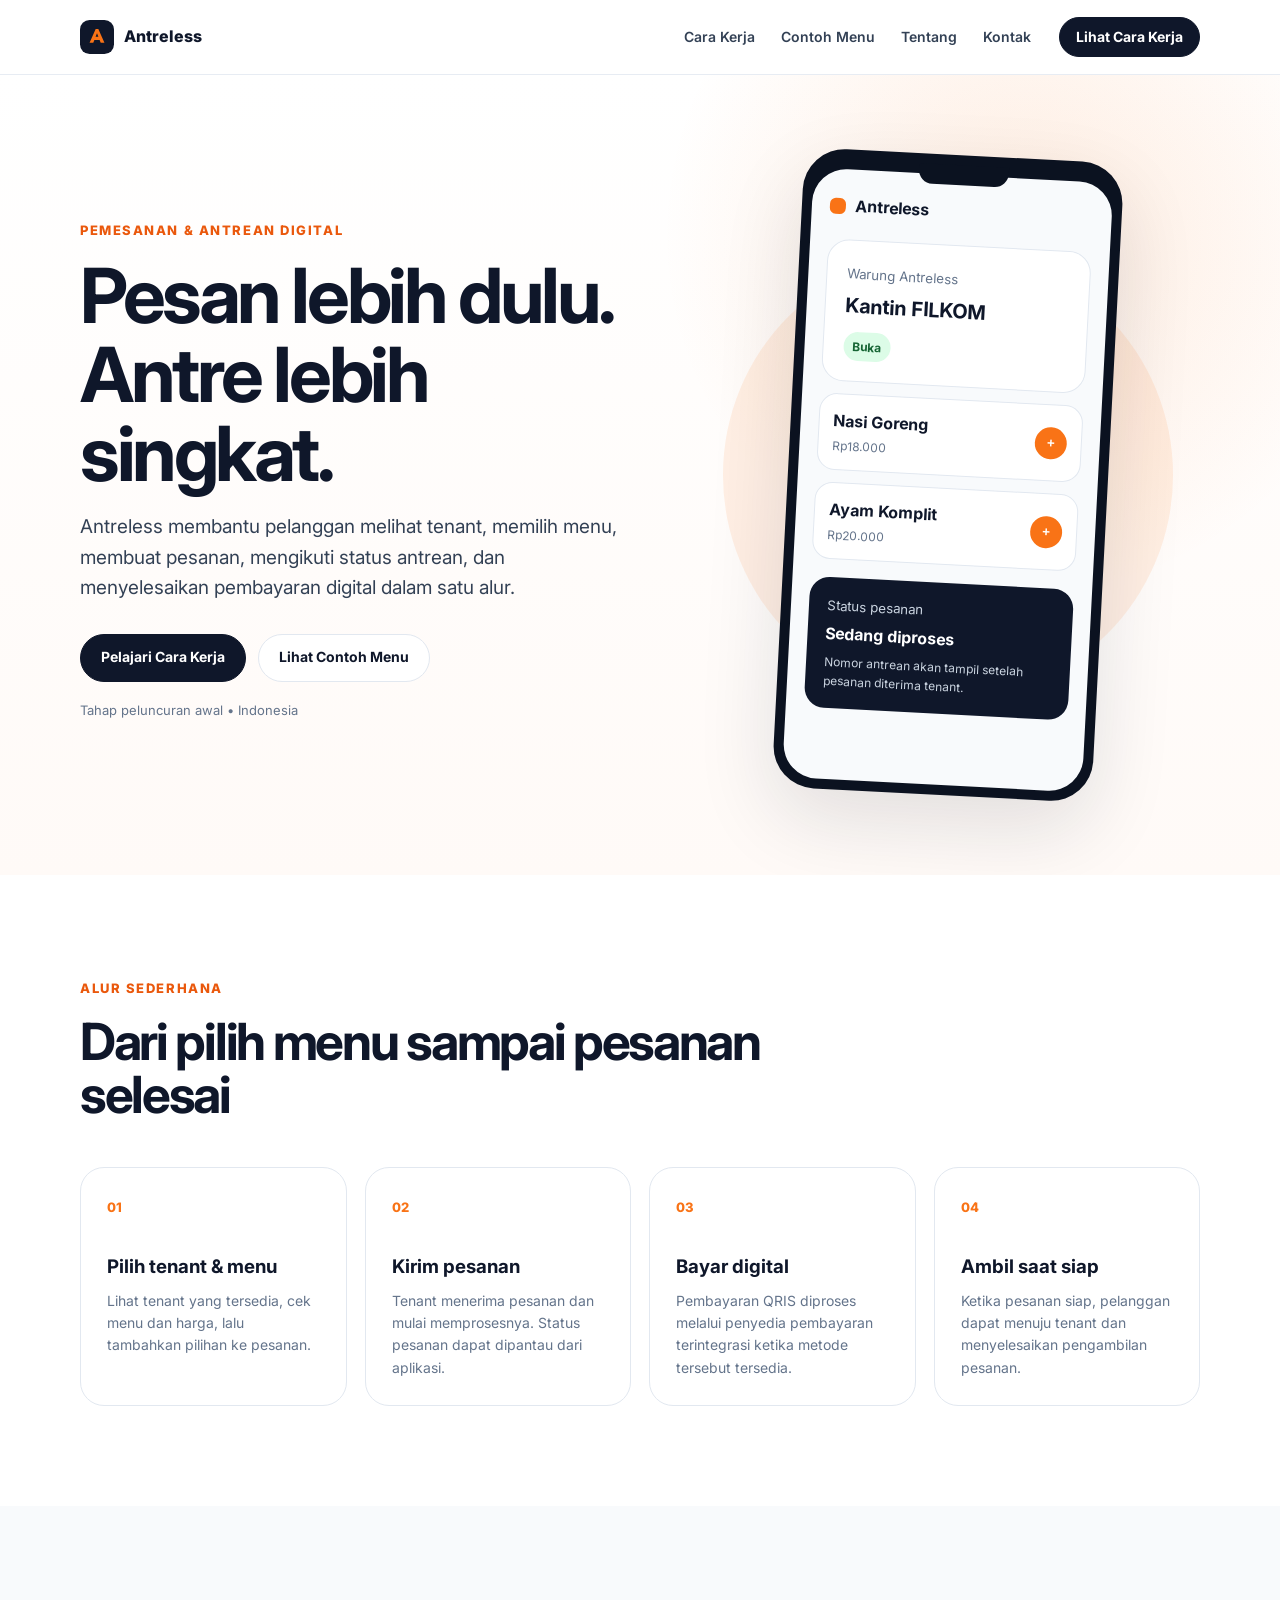
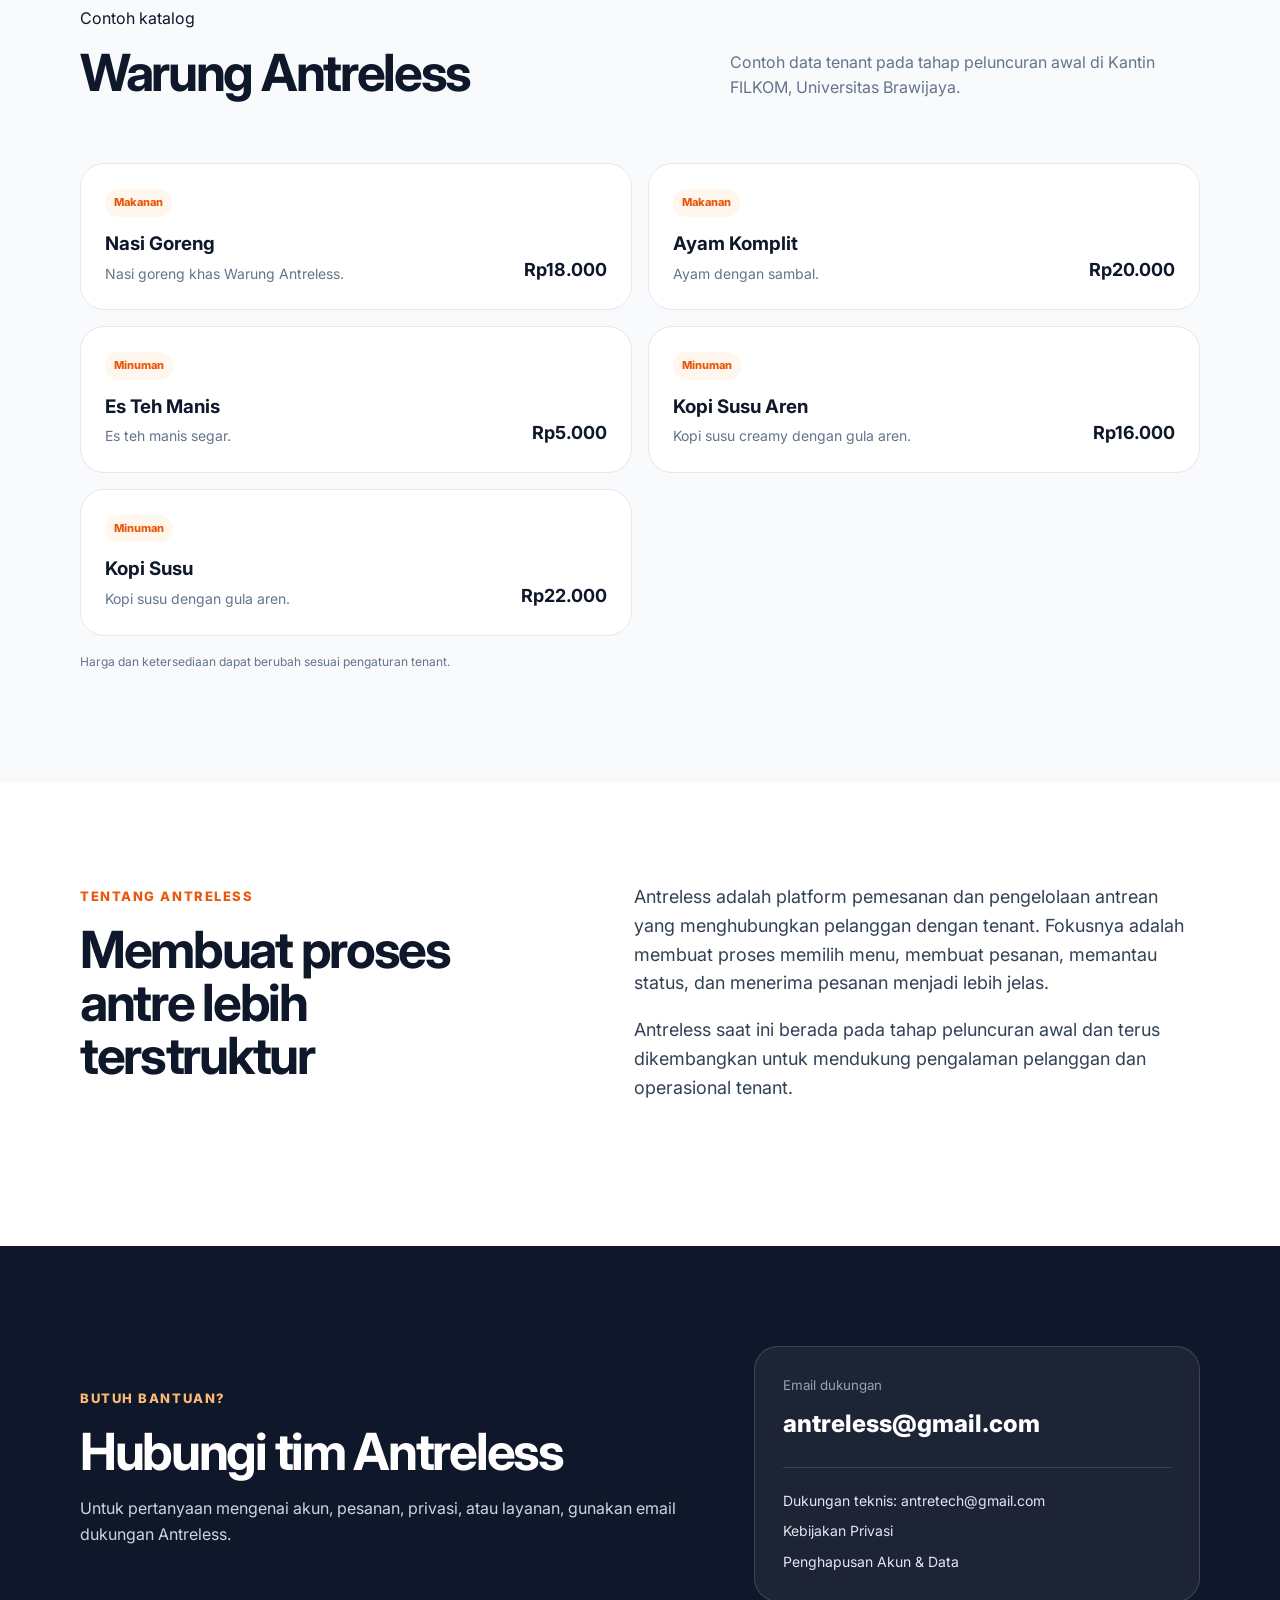
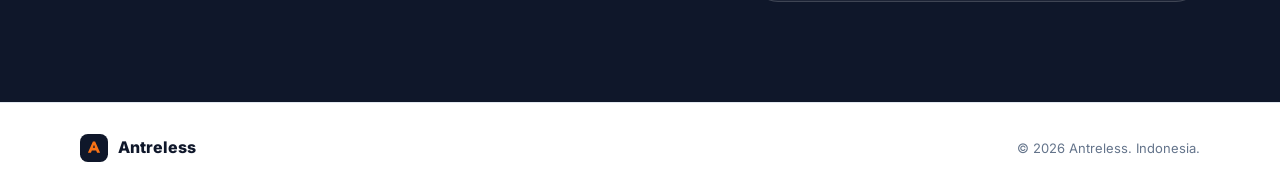
<file: index.html>
<!doctype html>
<html lang="id">
<head>
  <meta charset="utf-8">
  <meta name="viewport" content="width=device-width, initial-scale=1">
  <title>Antreless — Pesan, Antre, Ambil Lebih Praktis</title>
  <meta name="description" content="Antreless membantu pelanggan memesan, mengikuti antrean, dan melakukan pembayaran digital pada tenant makanan dan minuman.">
  <meta name="theme-color" content="#0f172a">
  <link rel="icon" href="/assets/logo.svg" type="image/svg+xml">
  <link rel="stylesheet" href="/assets/styles.css">
</head>
<body>
<header class="site-header">
  <div class="container nav">
    <a class="brand" href="/"><img src="/assets/logo.svg" alt="" width="34" height="34"><span>Antreless</span></a>
    <nav class="nav-links">
      <a href="#cara-kerja">Cara Kerja</a>
      <a href="#demo">Contoh Menu</a>
      <a href="#tentang">Tentang</a>
      <a href="#kontak">Kontak</a>
    </nav>
    <a class="button button-small" href="#cara-kerja">Lihat Cara Kerja</a>
  </div>
</header>

<main>
<section class="hero">
  <div class="container hero-grid">
    <div class="hero-copy">
      <div class="eyebrow">Pemesanan & antrean digital</div>
      <h1>Pesan lebih dulu.<br>Antre lebih singkat.</h1>
      <p class="lead">Antreless membantu pelanggan melihat tenant, memilih menu, membuat pesanan, mengikuti status antrean, dan menyelesaikan pembayaran digital dalam satu alur.</p>
      <div class="hero-actions">
        <a class="button" href="#cara-kerja">Pelajari Cara Kerja</a>
        <a class="button button-secondary" href="#demo">Lihat Contoh Menu</a>
      </div>
      <p class="microcopy">Tahap peluncuran awal • Indonesia</p>
    </div>

    <div class="phone-wrap">
      <div class="phone">
        <div class="phone-top"></div>
        <div class="phone-screen">
          <div class="app-head"><span class="app-logo-dot"></span><strong>Antreless</strong></div>
          <div class="app-card">
            <small>Warung Antreless</small>
            <h3>Kantin FILKOM</h3>
            <span class="status">Buka</span>
          </div>
          <div class="menu-row"><div><strong>Nasi Goreng</strong><span>Rp18.000</span></div><button>+</button></div>
          <div class="menu-row"><div><strong>Ayam Komplit</strong><span>Rp20.000</span></div><button>+</button></div>
          <div class="queue-card">
            <small>Status pesanan</small>
            <strong>Sedang diproses</strong>
            <span>Nomor antrean akan tampil setelah pesanan diterima tenant.</span>
          </div>
        </div>
      </div>
    </div>
  </div>
</section>

<section class="section" id="cara-kerja">
  <div class="container">
    <div class="section-heading"><span>Alur sederhana</span><h2>Dari pilih menu sampai pesanan selesai</h2></div>
    <div class="steps">
      <article class="step"><span class="step-number">01</span><h3>Pilih tenant & menu</h3><p>Lihat tenant yang tersedia, cek menu dan harga, lalu tambahkan pilihan ke pesanan.</p></article>
      <article class="step"><span class="step-number">02</span><h3>Kirim pesanan</h3><p>Tenant menerima pesanan dan mulai memprosesnya. Status pesanan dapat dipantau dari aplikasi.</p></article>
      <article class="step"><span class="step-number">03</span><h3>Bayar digital</h3><p>Pembayaran QRIS diproses melalui penyedia pembayaran terintegrasi ketika metode tersebut tersedia.</p></article>
      <article class="step"><span class="step-number">04</span><h3>Ambil saat siap</h3><p>Ketika pesanan siap, pelanggan dapat menuju tenant dan menyelesaikan pengambilan pesanan.</p></article>
    </div>
  </div>
</section>

<section class="section section-soft" id="demo">
  <div class="container">
    <div class="section-heading split-heading">
      <div><span>Contoh katalog</span><h2>Warung Antreless</h2></div>
      <p>Contoh data tenant pada tahap peluncuran awal di Kantin FILKOM, Universitas Brawijaya.</p>
    </div>
    <div class="menu-grid">
      <article class="menu-card"><div><span class="pill">Makanan</span><h3>Nasi Goreng</h3><p>Nasi goreng khas Warung Antreless.</p></div><strong>Rp18.000</strong></article>
      <article class="menu-card"><div><span class="pill">Makanan</span><h3>Ayam Komplit</h3><p>Ayam dengan sambal.</p></div><strong>Rp20.000</strong></article>
      <article class="menu-card"><div><span class="pill">Minuman</span><h3>Es Teh Manis</h3><p>Es teh manis segar.</p></div><strong>Rp5.000</strong></article>
      <article class="menu-card"><div><span class="pill">Minuman</span><h3>Kopi Susu Aren</h3><p>Kopi susu creamy dengan gula aren.</p></div><strong>Rp16.000</strong></article>
      <article class="menu-card"><div><span class="pill">Minuman</span><h3>Kopi Susu</h3><p>Kopi susu dengan gula aren.</p></div><strong>Rp22.000</strong></article>
    </div>
    <p class="disclaimer">Harga dan ketersediaan dapat berubah sesuai pengaturan tenant.</p>
  </div>
</section>

<section class="section" id="tentang">
  <div class="container about-grid">
    <div class="section-heading"><span>Tentang Antreless</span><h2>Membuat proses antre lebih terstruktur</h2></div>
    <div class="about-copy">
      <p>Antreless adalah platform pemesanan dan pengelolaan antrean yang menghubungkan pelanggan dengan tenant. Fokusnya adalah membuat proses memilih menu, membuat pesanan, memantau status, dan menerima pesanan menjadi lebih jelas.</p>
      <p>Antreless saat ini berada pada tahap peluncuran awal dan terus dikembangkan untuk mendukung pengalaman pelanggan dan operasional tenant.</p>
    </div>
  </div>
</section>

<section class="section section-dark" id="kontak">
  <div class="container contact-grid">
    <div><span class="eyebrow eyebrow-light">Butuh bantuan?</span><h2>Hubungi tim Antreless</h2><p>Untuk pertanyaan mengenai akun, pesanan, privasi, atau layanan, gunakan email dukungan Antreless.</p></div>
    <div class="contact-card">
      <small>Email dukungan</small>
      <a href="mailto:antreless@gmail.com">antreless@gmail.com</a>
      <div class="legal-links">
        <a href="mailto:antretech@gmail.com">Dukungan teknis: antretech@gmail.com</a>
        <a href="/privacy.html">Kebijakan Privasi</a>
        <a href="/account-deletion.html">Penghapusan Akun & Data</a>
      </div>
    </div>
  </div>
</section>
</main>

<footer>
  <div class="container footer-row">
    <div class="brand"><img src="/assets/logo.svg" alt="" width="28" height="28"><span>Antreless</span></div>
    <p>© <span id="year"></span> Antreless. Indonesia.</p>
  </div>
</footer>
<script src="/assets/app.js"></script>
</body>
</html>
</file>
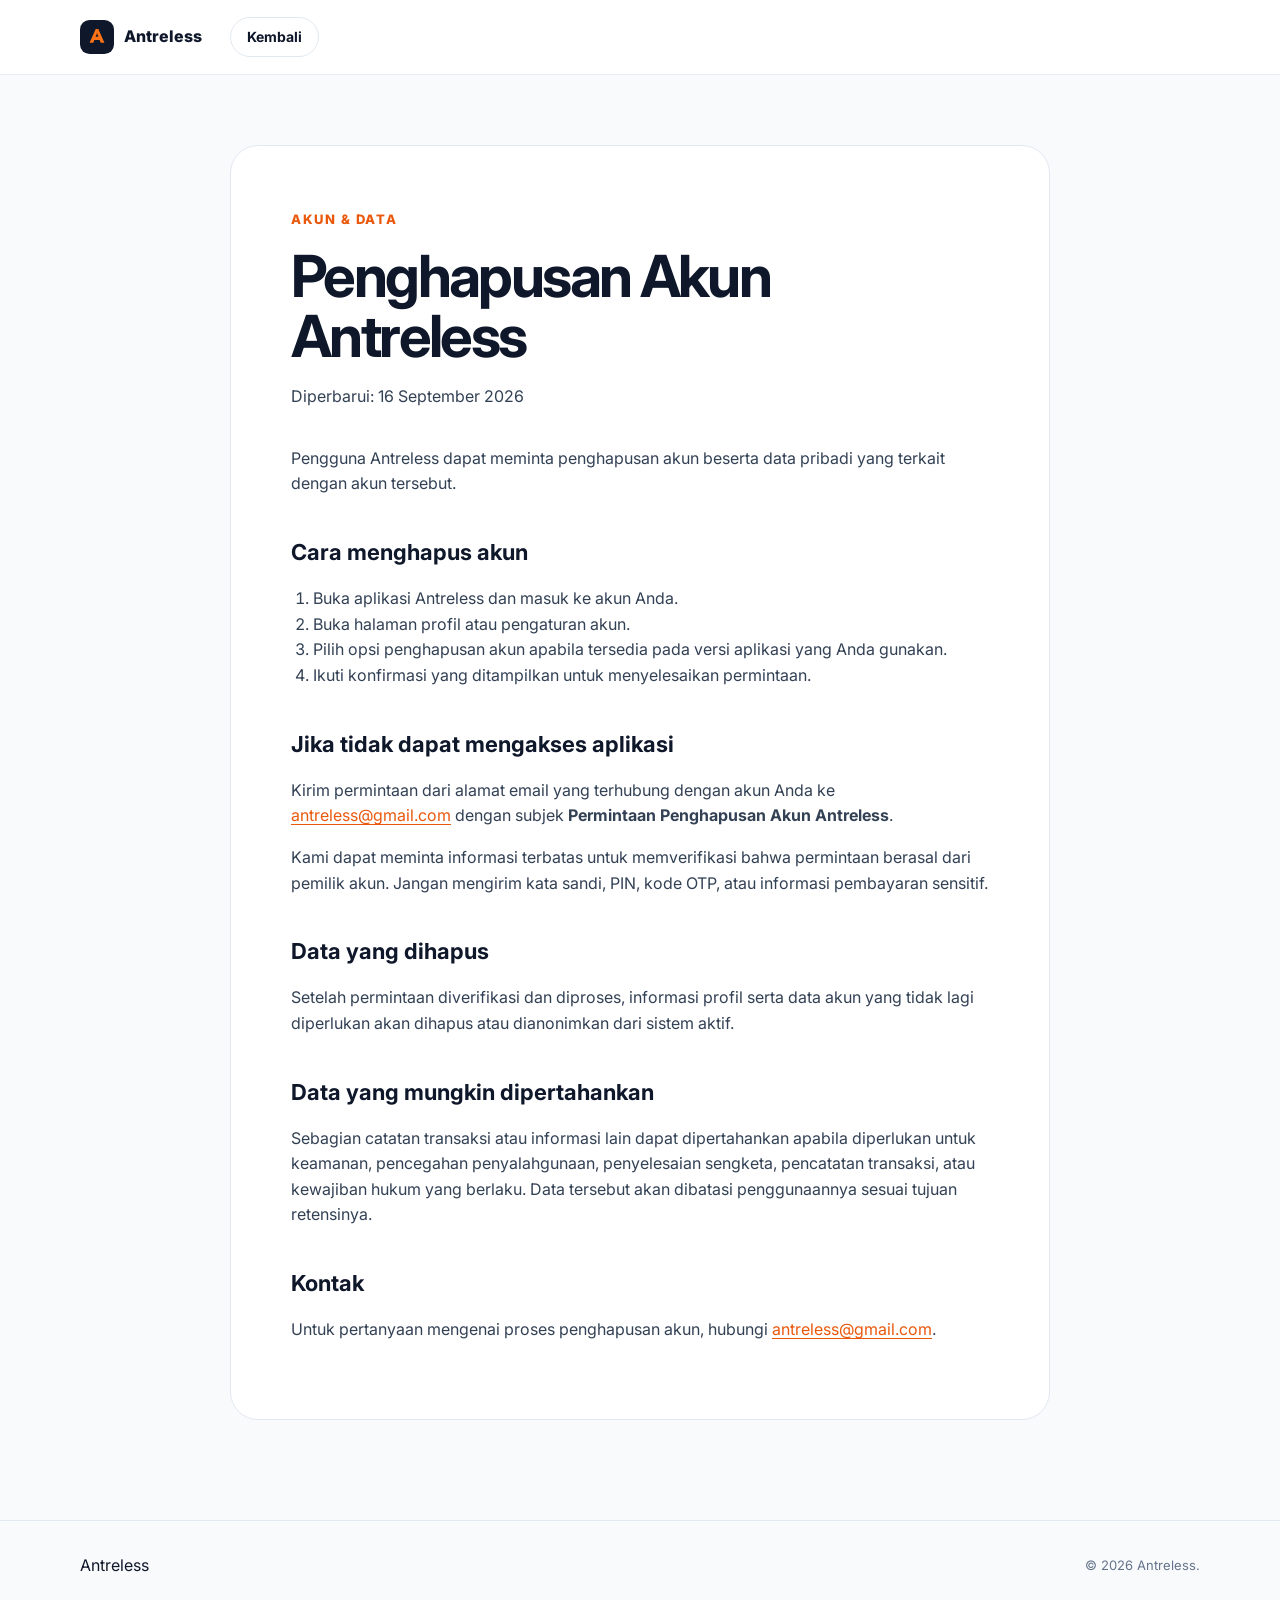
<file: account-deletion.html>
<!doctype html>
<html lang="id">
<head>
  <meta charset="utf-8">
  <meta name="viewport" content="width=device-width, initial-scale=1">
  <title>Penghapusan Akun & Data — Antreless</title>
  <meta name="description" content="Petunjuk penghapusan akun dan data Antreless.">
  <link rel="icon" href="/assets/logo.svg" type="image/svg+xml">
  <link rel="stylesheet" href="/assets/styles.css">
</head>
<body class="legal-page">
<header class="site-header"><div class="container nav"><a class="brand" href="/"><img src="/assets/logo.svg" alt="" width="34" height="34"><span>Antreless</span></a><a class="button button-small button-secondary" href="/">Kembali</a></div></header>
<main class="legal-main">
<article class="container legal-content">
  <span class="eyebrow">Akun & data</span>
  <h1>Penghapusan Akun Antreless</h1>
  <p class="legal-date">Diperbarui: 16 September 2026</p>
  <p>Pengguna Antreless dapat meminta penghapusan akun beserta data pribadi yang terkait dengan akun tersebut.</p>

  <h2>Cara menghapus akun</h2>
  <ol>
    <li>Buka aplikasi Antreless dan masuk ke akun Anda.</li>
    <li>Buka halaman profil atau pengaturan akun.</li>
    <li>Pilih opsi penghapusan akun apabila tersedia pada versi aplikasi yang Anda gunakan.</li>
    <li>Ikuti konfirmasi yang ditampilkan untuk menyelesaikan permintaan.</li>
  </ol>

  <h2>Jika tidak dapat mengakses aplikasi</h2>
  <p>Kirim permintaan dari alamat email yang terhubung dengan akun Anda ke <a href="mailto:antreless@gmail.com?subject=Permintaan%20Penghapusan%20Akun%20Antreless">antreless@gmail.com</a> dengan subjek <strong>Permintaan Penghapusan Akun Antreless</strong>.</p>
  <p>Kami dapat meminta informasi terbatas untuk memverifikasi bahwa permintaan berasal dari pemilik akun. Jangan mengirim kata sandi, PIN, kode OTP, atau informasi pembayaran sensitif.</p>

  <h2>Data yang dihapus</h2>
  <p>Setelah permintaan diverifikasi dan diproses, informasi profil serta data akun yang tidak lagi diperlukan akan dihapus atau dianonimkan dari sistem aktif.</p>

  <h2>Data yang mungkin dipertahankan</h2>
  <p>Sebagian catatan transaksi atau informasi lain dapat dipertahankan apabila diperlukan untuk keamanan, pencegahan penyalahgunaan, penyelesaian sengketa, pencatatan transaksi, atau kewajiban hukum yang berlaku. Data tersebut akan dibatasi penggunaannya sesuai tujuan retensinya.</p>

  <h2>Kontak</h2>
  <p>Untuk pertanyaan mengenai proses penghapusan akun, hubungi <a href="mailto:antreless@gmail.com">antreless@gmail.com</a>.</p>
</article>
</main>
<footer><div class="container footer-row"><a href="/">Antreless</a><p>© <span id="year"></span> Antreless.</p></div></footer>
<script src="/assets/app.js"></script>
</body>
</html>
</file>
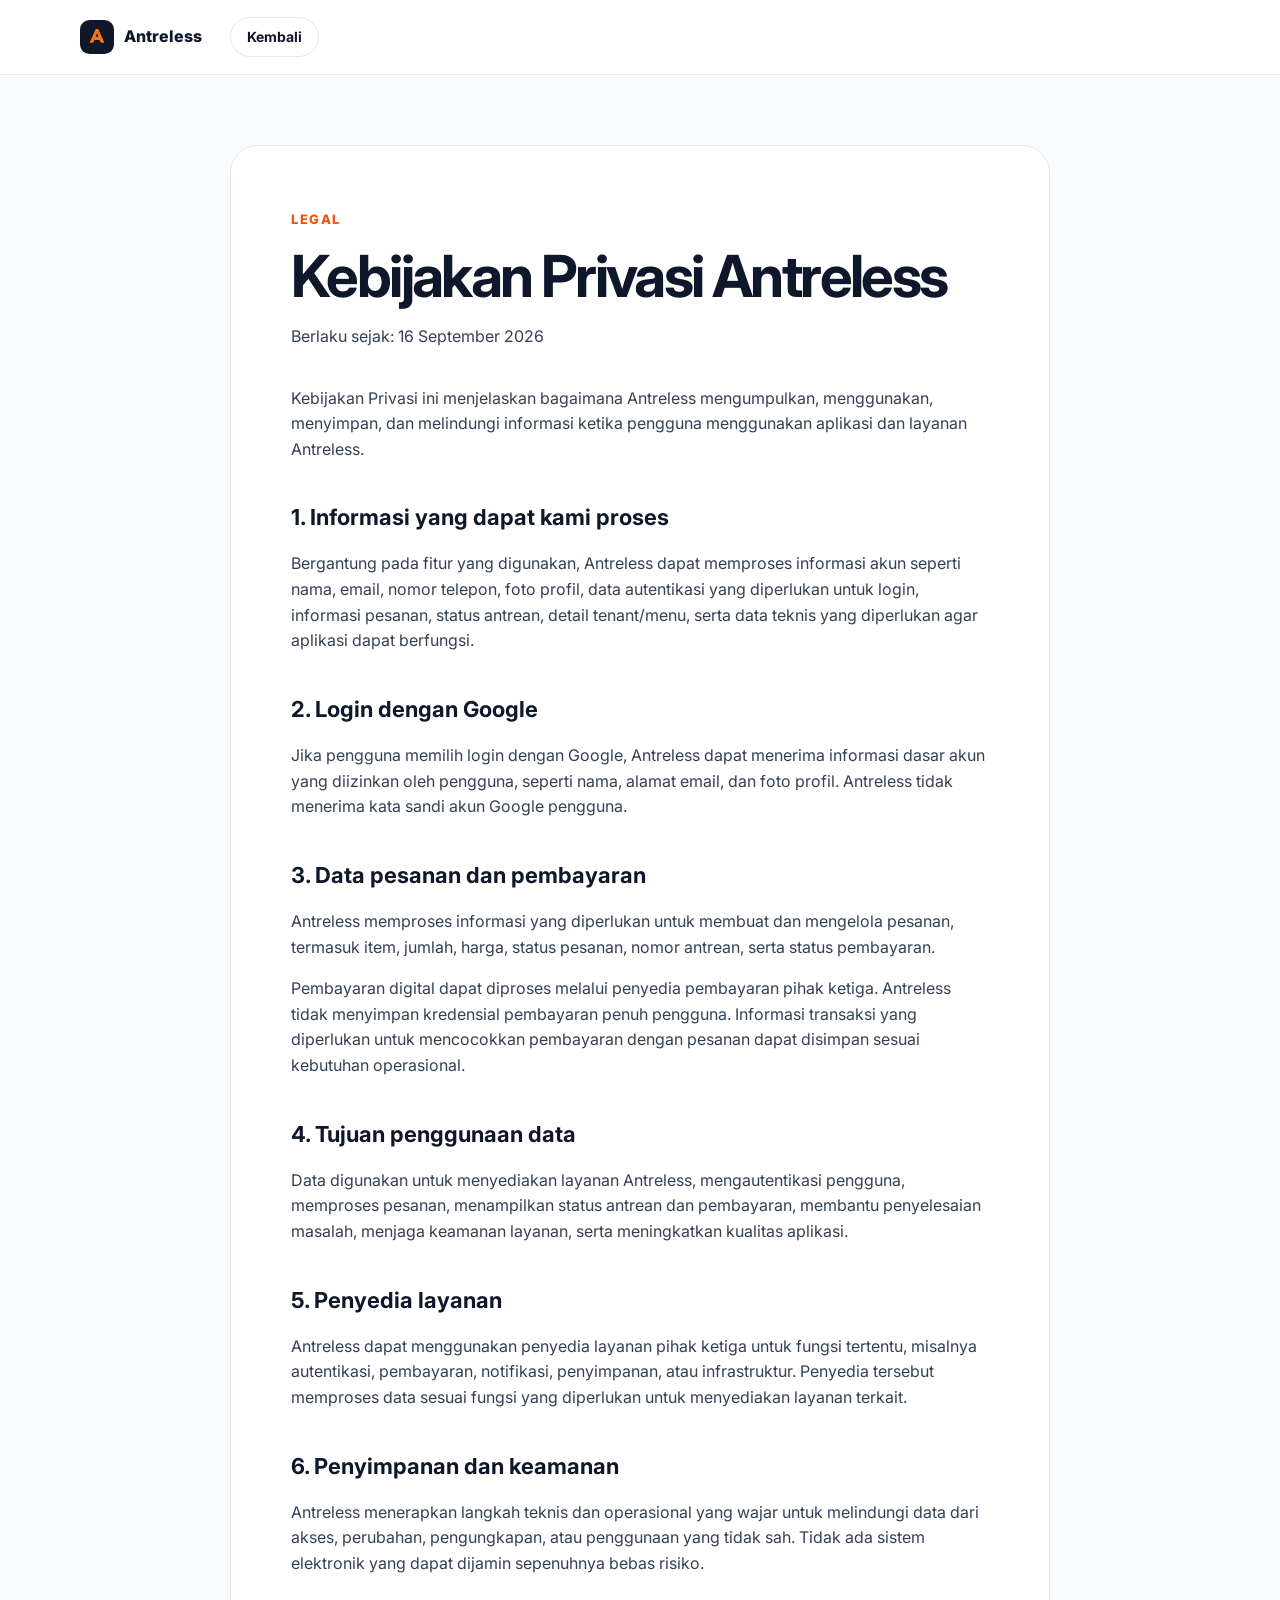
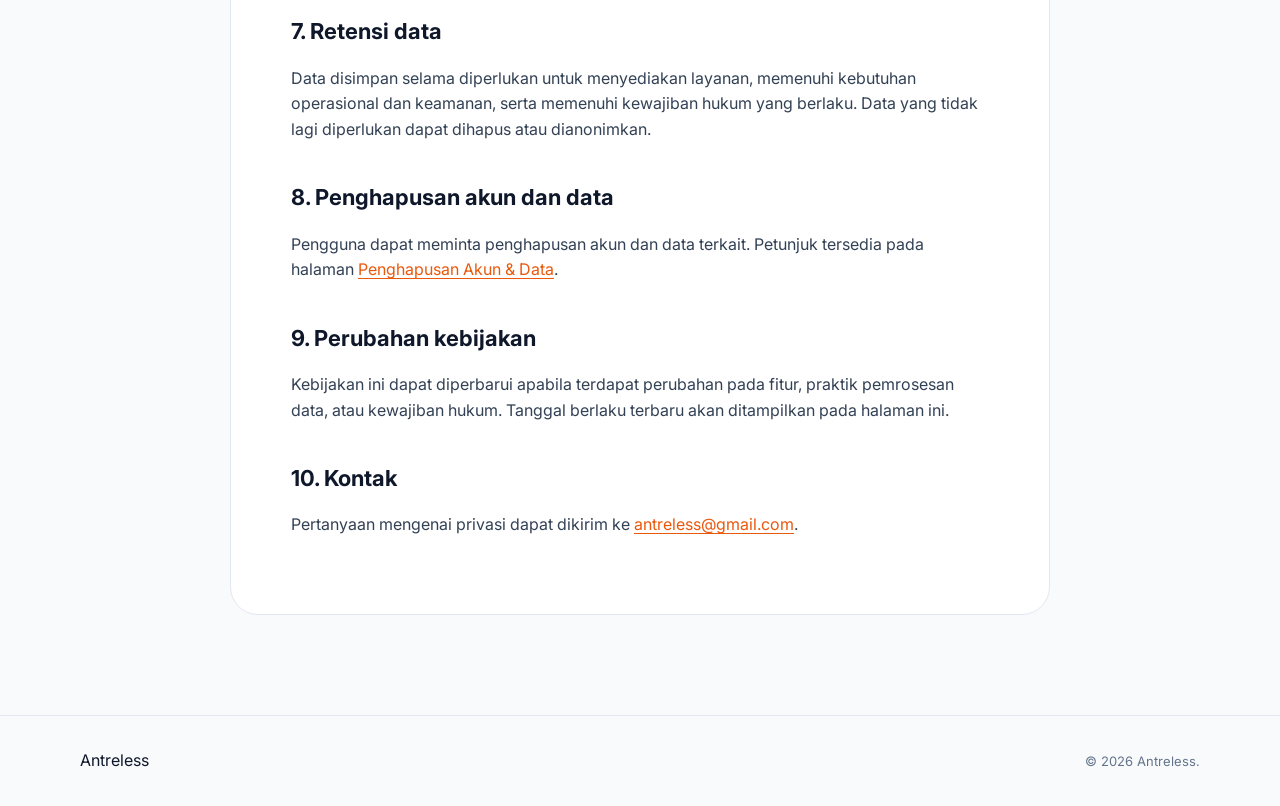
<file: privacy.html>
<!doctype html>
<html lang="id">
<head>
  <meta charset="utf-8">
  <meta name="viewport" content="width=device-width, initial-scale=1">
  <title>Kebijakan Privasi — Antreless</title>
  <meta name="description" content="Kebijakan Privasi Antreless.">
  <link rel="icon" href="/assets/logo.svg" type="image/svg+xml">
  <link rel="stylesheet" href="/assets/styles.css">
</head>
<body class="legal-page">
<header class="site-header"><div class="container nav"><a class="brand" href="/"><img src="/assets/logo.svg" alt="" width="34" height="34"><span>Antreless</span></a><a class="button button-small button-secondary" href="/">Kembali</a></div></header>
<main class="legal-main">
<article class="container legal-content">
  <span class="eyebrow">Legal</span>
  <h1>Kebijakan Privasi Antreless</h1>
  <p class="legal-date">Berlaku sejak: 16 September 2026</p>
  <p>Kebijakan Privasi ini menjelaskan bagaimana Antreless mengumpulkan, menggunakan, menyimpan, dan melindungi informasi ketika pengguna menggunakan aplikasi dan layanan Antreless.</p>

  <h2>1. Informasi yang dapat kami proses</h2>
  <p>Bergantung pada fitur yang digunakan, Antreless dapat memproses informasi akun seperti nama, email, nomor telepon, foto profil, data autentikasi yang diperlukan untuk login, informasi pesanan, status antrean, detail tenant/menu, serta data teknis yang diperlukan agar aplikasi dapat berfungsi.</p>

  <h2>2. Login dengan Google</h2>
  <p>Jika pengguna memilih login dengan Google, Antreless dapat menerima informasi dasar akun yang diizinkan oleh pengguna, seperti nama, alamat email, dan foto profil. Antreless tidak menerima kata sandi akun Google pengguna.</p>

  <h2>3. Data pesanan dan pembayaran</h2>
  <p>Antreless memproses informasi yang diperlukan untuk membuat dan mengelola pesanan, termasuk item, jumlah, harga, status pesanan, nomor antrean, serta status pembayaran.</p>
  <p>Pembayaran digital dapat diproses melalui penyedia pembayaran pihak ketiga. Antreless tidak menyimpan kredensial pembayaran penuh pengguna. Informasi transaksi yang diperlukan untuk mencocokkan pembayaran dengan pesanan dapat disimpan sesuai kebutuhan operasional.</p>

  <h2>4. Tujuan penggunaan data</h2>
  <p>Data digunakan untuk menyediakan layanan Antreless, mengautentikasi pengguna, memproses pesanan, menampilkan status antrean dan pembayaran, membantu penyelesaian masalah, menjaga keamanan layanan, serta meningkatkan kualitas aplikasi.</p>

  <h2>5. Penyedia layanan</h2>
  <p>Antreless dapat menggunakan penyedia layanan pihak ketiga untuk fungsi tertentu, misalnya autentikasi, pembayaran, notifikasi, penyimpanan, atau infrastruktur. Penyedia tersebut memproses data sesuai fungsi yang diperlukan untuk menyediakan layanan terkait.</p>

  <h2>6. Penyimpanan dan keamanan</h2>
  <p>Antreless menerapkan langkah teknis dan operasional yang wajar untuk melindungi data dari akses, perubahan, pengungkapan, atau penggunaan yang tidak sah. Tidak ada sistem elektronik yang dapat dijamin sepenuhnya bebas risiko.</p>

  <h2>7. Retensi data</h2>
  <p>Data disimpan selama diperlukan untuk menyediakan layanan, memenuhi kebutuhan operasional dan keamanan, serta memenuhi kewajiban hukum yang berlaku. Data yang tidak lagi diperlukan dapat dihapus atau dianonimkan.</p>

  <h2>8. Penghapusan akun dan data</h2>
  <p>Pengguna dapat meminta penghapusan akun dan data terkait. Petunjuk tersedia pada halaman <a href="/account-deletion.html">Penghapusan Akun & Data</a>.</p>

  <h2>9. Perubahan kebijakan</h2>
  <p>Kebijakan ini dapat diperbarui apabila terdapat perubahan pada fitur, praktik pemrosesan data, atau kewajiban hukum. Tanggal berlaku terbaru akan ditampilkan pada halaman ini.</p>

  <h2>10. Kontak</h2>
  <p>Pertanyaan mengenai privasi dapat dikirim ke <a href="mailto:antreless@gmail.com">antreless@gmail.com</a>.</p>
</article>
</main>
<footer><div class="container footer-row"><a href="/">Antreless</a><p>© <span id="year"></span> Antreless.</p></div></footer>
<script src="/assets/app.js"></script>
</body>
</html>
</file>
<file: assets/styles.css>
@import url('https://fonts.googleapis.com/css2?family=Inter:wght@400;500;600;700;800&display=swap');
:root{--ink:#0f172a;--ink2:#334155;--muted:#64748b;--line:#e2e8f0;--soft:#f8fafc;--accent:#f97316;--accent2:#ea580c;--radius:24px;--shadow:0 30px 80px rgba(15,23,42,.12)}
*{box-sizing:border-box}html{scroll-behavior:smooth}body{margin:0;font-family:Inter,system-ui,-apple-system,BlinkMacSystemFont,"Segoe UI",sans-serif;color:var(--ink);background:#fff;line-height:1.6}a{color:inherit;text-decoration:none}.container{width:min(1120px,calc(100% - 40px));margin:auto}
.site-header{position:sticky;top:0;z-index:50;border-bottom:1px solid rgba(226,232,240,.8);background:rgba(255,255,255,.9);backdrop-filter:blur(18px)}.nav{height:74px;display:flex;align-items:center;gap:28px}.brand{display:inline-flex;align-items:center;gap:10px;font-weight:800}.nav-links{display:flex;gap:26px;margin-left:auto;color:var(--ink2);font-size:14px;font-weight:600}.button{display:inline-flex;align-items:center;justify-content:center;min-height:48px;padding:0 20px;border-radius:999px;background:var(--ink);color:#fff;font-weight:700;font-size:14px;border:1px solid var(--ink)}.button-secondary{background:#fff;color:var(--ink);border-color:var(--line)}.button-small{min-height:40px;padding:0 16px}
.hero{overflow:hidden;background:radial-gradient(circle at 80% 20%,rgba(249,115,22,.13),transparent 30%),linear-gradient(180deg,#fff 0%,#fffaf7 100%)}.hero-grid{min-height:690px;display:grid;grid-template-columns:1.04fr .96fr;align-items:center;gap:70px;padding:80px 0}.eyebrow{display:inline-flex;color:var(--accent2);font-size:13px;font-weight:800;text-transform:uppercase;letter-spacing:.12em}.hero h1,.section-heading h2,.contact-grid h2,.legal-content h1{margin:14px 0 18px;letter-spacing:-.045em;line-height:1.04}.hero h1{font-size:clamp(48px,6vw,76px)}.lead{max-width:650px;color:var(--ink2);font-size:19px}.hero-actions{display:flex;flex-wrap:wrap;gap:12px;margin-top:30px}.microcopy{margin-top:18px;color:var(--muted);font-size:13px}
.phone-wrap{display:grid;place-items:center;position:relative}.phone-wrap:before{content:"";position:absolute;width:450px;height:450px;border-radius:50%;background:rgba(249,115,22,.1)}.phone{position:relative;z-index:2;width:320px;padding:10px;border-radius:42px;background:#0b1220;box-shadow:var(--shadow);transform:rotate(3deg)}.phone-top{width:90px;height:20px;margin:0 auto -10px;border-radius:0 0 14px 14px;background:#0b1220;position:relative;z-index:3}.phone-screen{min-height:610px;border-radius:34px;background:#f8fafc;padding:24px 18px 18px}.app-head{display:flex;align-items:center;gap:9px;margin-bottom:20px}.app-logo-dot{width:16px;height:16px;border-radius:6px;background:var(--accent)}.app-card{border-radius:22px;background:#fff;padding:20px;border:1px solid var(--line)}.app-card small{color:var(--muted)}.app-card h3{margin:4px 0 10px;font-size:20px}.status{display:inline-flex;padding:5px 9px;border-radius:999px;background:#dcfce7;color:#166534;font-size:12px;font-weight:700}.menu-row{display:flex;align-items:center;justify-content:space-between;margin-top:12px;background:#fff;border:1px solid var(--line);border-radius:18px;padding:14px}.menu-row div{display:flex;flex-direction:column;gap:2px}.menu-row span{color:var(--muted);font-size:12px}.menu-row button{width:32px;height:32px;border:0;border-radius:50%;background:var(--accent);color:#fff;font-weight:800}.queue-card{display:flex;flex-direction:column;gap:5px;margin-top:18px;padding:18px;border-radius:20px;background:var(--ink);color:#fff}.queue-card small,.queue-card span{color:#cbd5e1}.queue-card span{font-size:12px}
.section{padding:100px 0}.section-soft{background:var(--soft)}.section-dark{background:var(--ink);color:#fff}.section-heading{max-width:720px;margin-bottom:46px}.section-heading>span{color:var(--accent2);font-size:13px;font-weight:800;text-transform:uppercase;letter-spacing:.12em}.section-heading h2,.contact-grid h2{font-size:clamp(34px,4vw,52px)}.split-heading{display:flex;max-width:none;justify-content:space-between;gap:40px;align-items:end}.split-heading p{max-width:470px;color:var(--muted)}
.steps{display:grid;grid-template-columns:repeat(4,1fr);gap:18px}.step{padding:26px;border:1px solid var(--line);border-radius:var(--radius);background:#fff}.step-number{color:var(--accent);font-size:13px;font-weight:800}.step h3{margin:32px 0 8px}.step p{margin:0;color:var(--muted);font-size:14px}
.menu-grid{display:grid;grid-template-columns:repeat(2,1fr);gap:16px}.menu-card{display:flex;justify-content:space-between;gap:28px;padding:24px;background:#fff;border:1px solid var(--line);border-radius:var(--radius)}.menu-card h3{margin:12px 0 4px}.menu-card p{margin:0;color:var(--muted);font-size:14px}.menu-card>strong{white-space:nowrap;align-self:end;font-size:18px}.pill{display:inline-flex;padding:5px 9px;border-radius:999px;background:#fff7ed;color:var(--accent2);font-size:11px;font-weight:800}.disclaimer{color:var(--muted);font-size:12px;margin-top:16px}
.about-grid{display:grid;grid-template-columns:.9fr 1.1fr;gap:90px}.about-copy{color:var(--ink2);font-size:18px}.about-copy p:first-child{margin-top:0}.contact-grid{display:grid;grid-template-columns:1.15fr .85fr;gap:70px;align-items:center}.contact-grid p{color:#cbd5e1;max-width:620px}.eyebrow-light{color:#fdba74}.contact-card{padding:28px;border:1px solid rgba(255,255,255,.15);border-radius:var(--radius);background:rgba(255,255,255,.06)}.contact-card small{display:block;color:#94a3b8;margin-bottom:8px}.contact-card>a{font-size:clamp(18px,2vw,24px);font-weight:800;color:#fff;word-break:break-word}.legal-links{display:flex;flex-direction:column;gap:8px;margin-top:24px;padding-top:22px;border-top:1px solid rgba(255,255,255,.12)}.legal-links a{color:#e2e8f0;font-size:14px}
footer{border-top:1px solid var(--line)}.footer-row{min-height:90px;display:flex;align-items:center;justify-content:space-between;gap:20px}.footer-row p{margin:0;color:var(--muted);font-size:13px}
.legal-page{background:var(--soft)}.legal-main{padding:70px 0 100px}.legal-content{max-width:820px;background:#fff;border:1px solid var(--line);border-radius:28px;padding:clamp(28px,5vw,60px)}.legal-content h1{font-size:clamp(38px,5vw,58px)}.legal-date{color:var(--muted);margin-bottom:36px}.legal-content h2{margin:38px 0 10px;font-size:22px}.legal-content p,.legal-content li{color:var(--ink2)}.legal-content a{color:var(--accent2);text-decoration:underline;text-underline-offset:3px}.legal-content ol{padding-left:22px}
@media(max-width:900px){.nav-links{display:none}.nav .button-small{margin-left:auto}.hero-grid{grid-template-columns:1fr;gap:40px;text-align:center;padding-top:60px}.hero-copy{display:flex;flex-direction:column;align-items:center}.steps{grid-template-columns:repeat(2,1fr)}.split-heading,.about-grid,.contact-grid{grid-template-columns:1fr;display:grid;gap:26px}}
@media(max-width:620px){.container{width:min(100% - 28px,1120px)}.nav{height:68px}.nav .button-small{display:none}.hero-grid{min-height:0;padding:54px 0 70px}.hero h1{font-size:48px}.lead{font-size:17px}.phone{width:min(310px,92vw)}.phone-screen{min-height:560px}.section{padding:76px 0}.steps,.menu-grid{grid-template-columns:1fr}.footer-row{align-items:flex-start;flex-direction:column;justify-content:center;padding:24px 0}}
</file>
